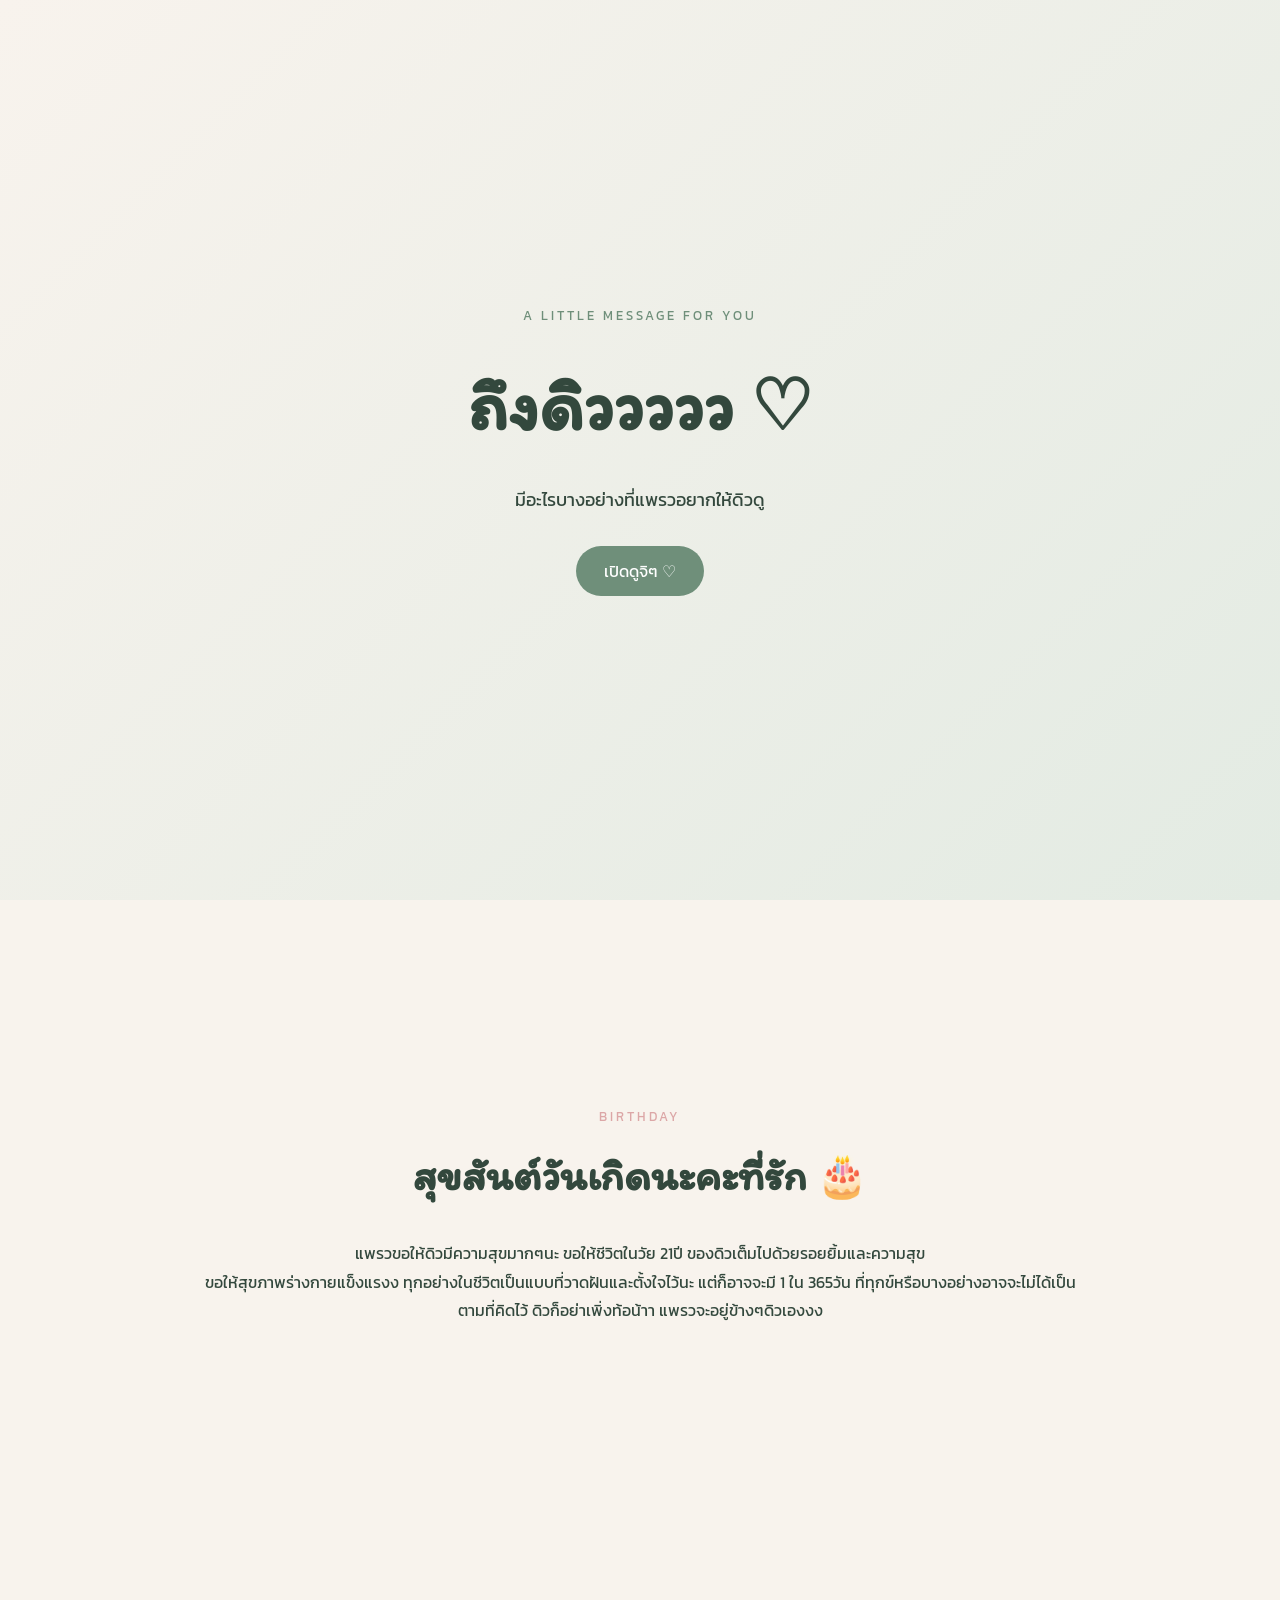
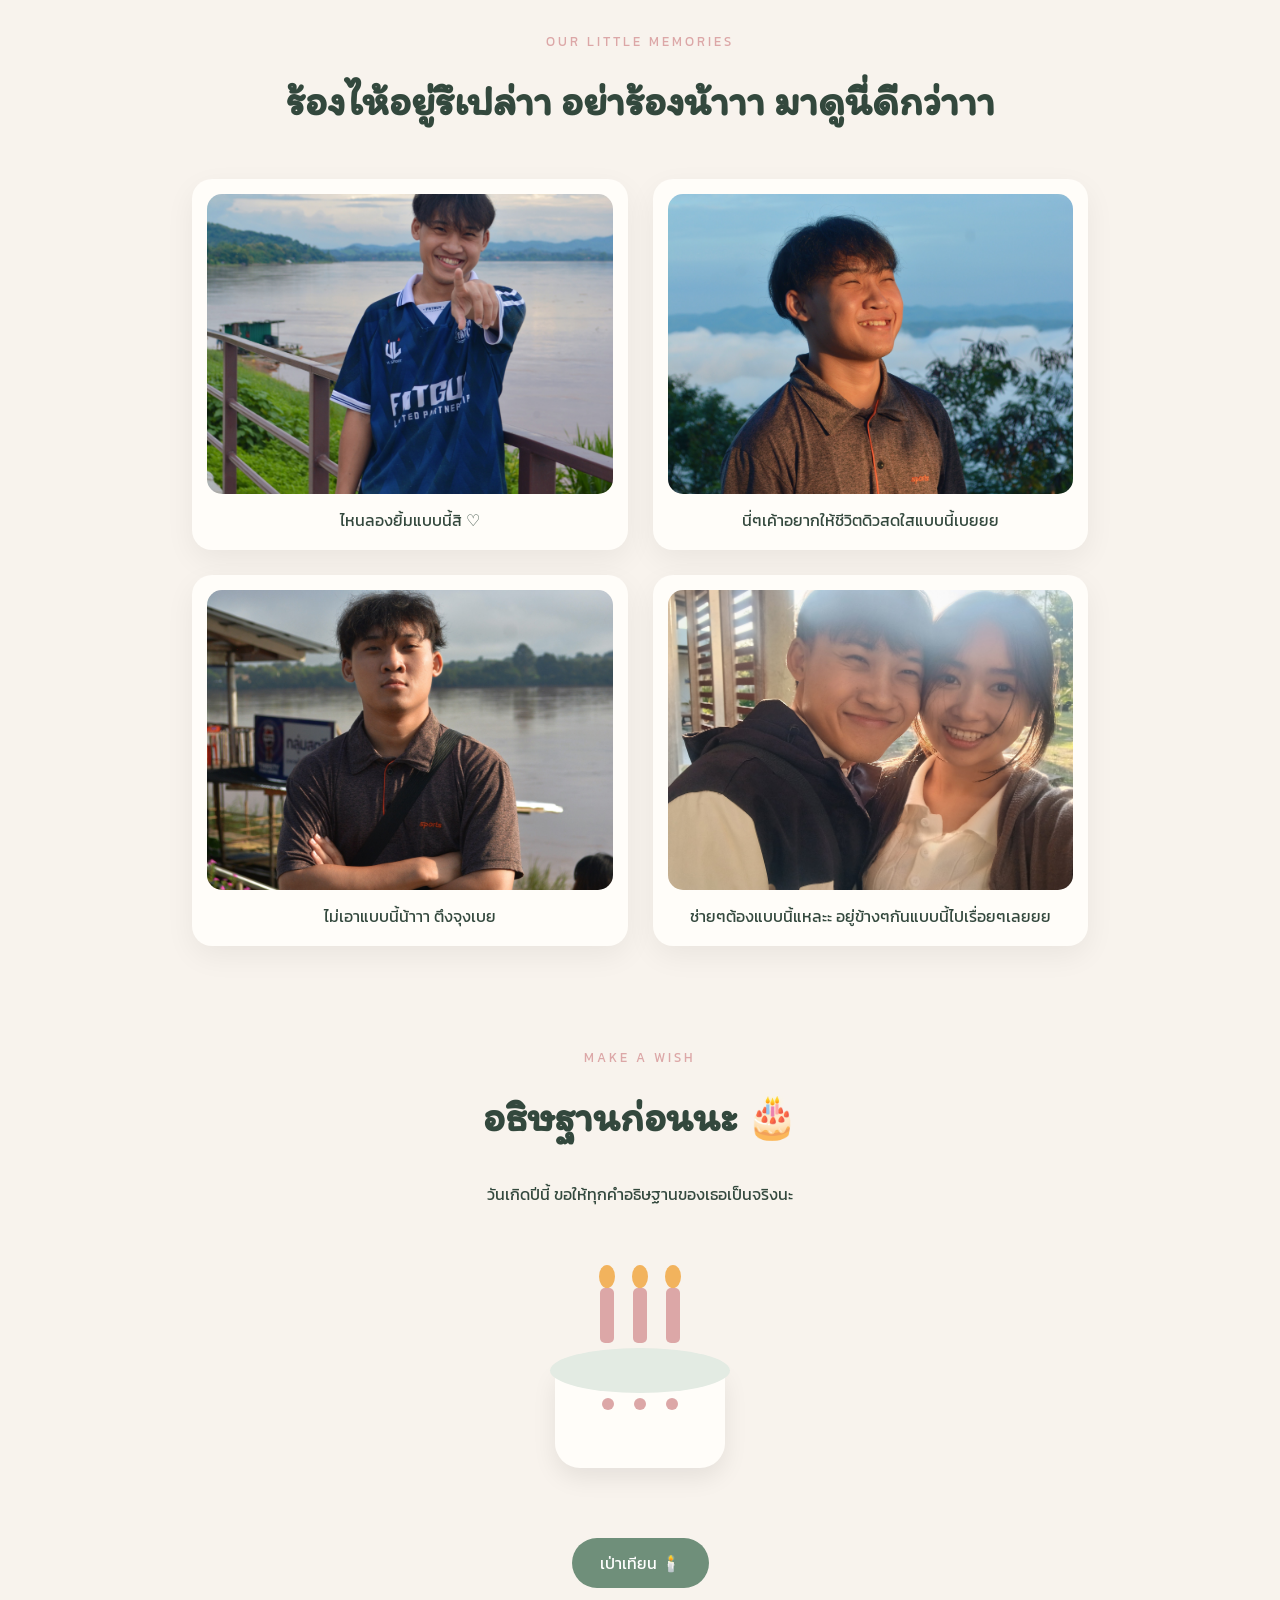
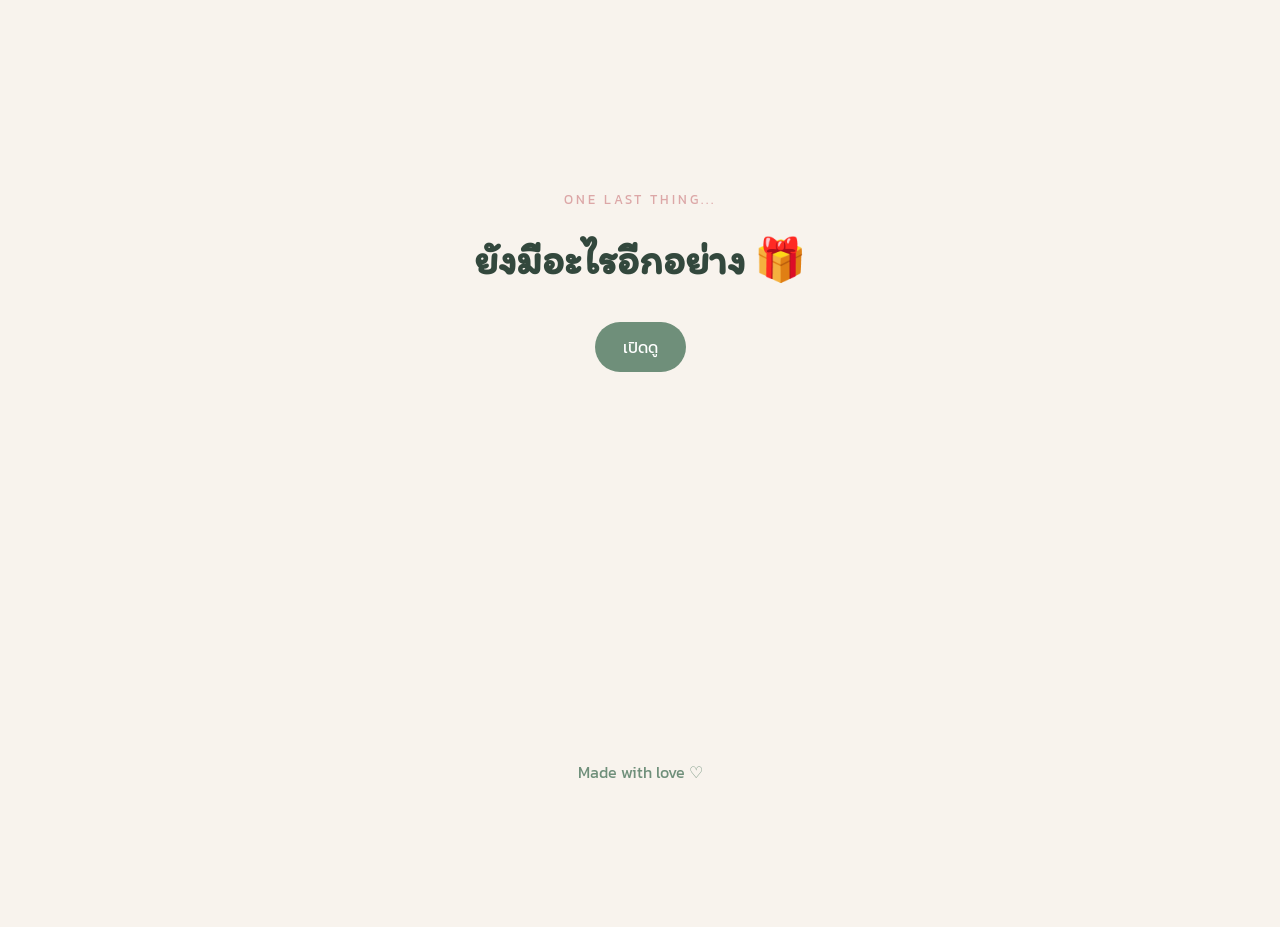
<file: index.html>
<!DOCTYPE html>
<html lang="th">

<head>
    <meta charset="UTF-8">
    <meta name="viewport" content="width=device-width, initial-scale=1.0">

    <title>ถึงเธอ ♡</title>

    <link rel="stylesheet" href="style.css">
</head>

<body>

    <!-- หน้าแรก -->
    <section class="hero">

        <p class="small-title">A LITTLE MESSAGE FOR YOU</p>

        <h1>ถึงดิววววว ♡</h1>

        <p class="intro">
            มีอะไรบางอย่างที่แพรวอยากให้ดิวดู
        </p>

        <button onclick="openWebsite()">
            เปิดดูจิๆ ♡
        </button>

    </section>


    <!-- วันเกิด -->
    <section class="section birthday">

        <p class="section-label">BIRTHDAY</p>

        <h2>สุขสันต์วันเกิดนะคะที่รัก 🎂</h2>

        <p>
            แพรวขอให้ดิวมีความสุขมากๆนะ ขอให้ชีวิตในวัย 21ปี ของดิวเต็มไปด้วยรอยยิ้มและความสุข
            <br>
            ขอให้สุขภาพร่างกายแข็งแรงง
            ทุกอย่างในชีวิตเป็นแบบที่วาดฝันและตั้งใจไว้นะ 
            แต่ก็อาจจะมี 1 ใน 365วัน ที่ทุกข์หรือบางอย่างอาจจะไม่ได้เป็นตามที่คิดไว้
            ดิวก็อย่าเพิ่งท้อน้าา แพรวจะอยู่ข้างๆดิวเองงง
        </p>

    </section>


    <!-- รูปความทรงจำ -->
    <section class="section">

        <p class="section-label">OUR LITTLE MEMORIES</p>

        <h2>ร้องไห้อยู่รึเปล่าา อย่าร้องน้าาา มาดูนี่ดีกว่าาา</h2>

        <div class="memory-grid">

            <div class="memory-card">
               <img src="images/photo11.jpg" onclick="openImage(this)">
                <p>ไหนลองยิ้มแบบนี้สิ ♡</p>
            </div>

            <div class="memory-card">
                <img src="images/photo22.jpg" onclick="openImage(this)">
                <p>นี่ๆเค้าอยากให้ชีวิตดิวสดใสแบบนี้เบยยย </p>
            </div>

            <div class="memory-card">
                <img src="images/photo33.jpg" onclick="openImage(this)">
                <p>ไม่เอาแบบนี้น้าาา ตึงจุงเบย</p>
            </div>

            <div class="memory-card">
                <img src="images/photo4.jpg" onclick="openImage(this)">
                <p>ช่ายๆต้องแบบนิ้แหละะ อยู่ข้างๆกันแบบนี้ไปเรื่อยๆเลยยย</p>
            </div>

        </div>



    <!-- Birthday Cake -->

<section class="cake-section">

    <p class="section-label">MAKE A WISH</p>

    <h2>อธิษฐานก่อนนะ 🎂</h2>

    <p class="cake-text">
        วันเกิดปีนี้ ขอให้ทุกคำอธิษฐานของเธอเป็นจริงนะ
    </p>


    <div class="cake">

        <!-- เทียน 3 เล่ม -->

        <div class="candle candle-one">
            <div class="flame"></div>
        </div>

        <div class="candle candle-two">
            <div class="flame"></div>
        </div>

        <div class="candle candle-three">
            <div class="flame"></div>
        </div>


        <!-- เค้ก -->

        <div class="cake-top"></div>

        <div class="cake-body">

            <div class="cake-decoration"></div>
            <div class="cake-decoration"></div>
            <div class="cake-decoration"></div>

        </div>

    </div>


    <button id="blowButton" onclick="blowCandles()">
        เป่าเทียน 🕯️
    </button>




</section>


    <!-- เซอร์ไพรส์ -->
    <section class="section surprise">

        <p class="section-label">ONE LAST THING...</p>

        <h2>ยังมีอะไรอีกอย่าง 🎁</h2>

        <button onclick="showSurprise()">
            เปิดดู
        </button>

        <div id="surprise-message" class="hidden-surprise">

            <h3>เซอร์ไพรส์! 💚</h3>

            <p>
                ของขวัญของเธอไม่ได้อยู่ในเว็บนะ
            </p>

            <p>
                ลองมองข้าง ๆ ตัวดูสิ 👀
            </p>

        </div>

    </section>


    <!-- ท้ายเว็บ -->
    <footer>

        <p>
            Made with love ♡
        </p>

    </footer>


    <script src="script.js"></script>
    <!-- กล่องรูปใหญ่ -->

<div id="imageModal" class="image-modal" onclick="closeImage()">

    <span class="close-image">×</span>

    <img id="bigImage">

</div>

</body>

</html>
</file>
<file: style.css>
@import url('https://fonts.googleapis.com/css2?family=Itim&family=Kanit:wght@300;400;500;600&display=swap');


:root {
    --green: #6f8f7a;
    --dark-green: #33483d;
    --pink: #dca7a7;
    --cream: #f8f3ed;
    --light-green: #e3ebe3;
    --white: #fffdf9;
}


* {
    box-sizing: border-box;
    margin: 0;
    padding: 0;
}


body {
    font-family: 'Kanit', sans-serif;
    background: var(--cream);
    color: var(--dark-green);
    line-height: 1.8;
}


h1,
h2,
h3 {
    font-family: 'Itim', cursive;
}


.hero {
    min-height: 100vh;
    display: flex;
    flex-direction: column;
    justify-content: center;
    align-items: center;
    text-align: center;
    padding: 30px;

    background:
        linear-gradient(
            135deg,
            #f8f3ed,
            #e3ebe3
        );
}


.small-title {
    font-size: 13px;
    letter-spacing: 3px;
    margin-bottom: 15px;
    color: var(--green);
}


.hero h1 {
    font-size: 70px;
    margin-bottom: 15px;
}


.intro {
    font-size: 18px;
    margin-bottom: 30px;
}


button {
    border: none;
    background: var(--green);
    color: white;

    padding: 13px 28px;

    border-radius: 30px;

    font-family: 'Kanit', sans-serif;
    font-size: 16px;

    cursor: pointer;

    transition: 0.3s;
}


button:hover {
    transform: translateY(-3px);
    opacity: 0.9;
}


.section {
    padding: 100px 8%;
    max-width: 1100px;
    margin: auto;
    text-align: center;
}


.section-label {
    color: var(--pink);
    font-size: 13px;
    letter-spacing: 3px;
    margin-bottom: 10px;
}


.section h2 {
    font-size: 42px;
    margin-bottom: 25px;
}


.birthday {
    min-height: 70vh;
    display: flex;
    flex-direction: column;
    justify-content: center;
}


.memory-grid {
    margin-top: 40px;

    display: grid;
    grid-template-columns: repeat(2, 1fr);

    gap: 25px;
}


.memory-card {
    background: var(--white);

    padding: 15px;

    border-radius: 20px;

    box-shadow: 0 10px 30px rgba(0,0,0,0.06);
}


.memory-card img {
    width: 100%;
    height: 300px;

    object-fit: cover;

    border-radius: 15px;

    display: block;
    margin-bottom: 12px;
}


.reasons {
    background: var(--light-green);
    max-width: none;
}


.reason-box {
    max-width: 1000px;
    margin: 40px auto 0;

    display: grid;
    grid-template-columns: repeat(3, 1fr);

    gap: 25px;
}


.reason-box > div {
    background: var(--white);

    padding: 30px;

    border-radius: 20px;
}


.reason-box span {
    color: var(--pink);
    font-size: 14px;
}


.reason-box h3 {
    font-size: 28px;
    margin: 10px 0;
}


.letter-section {
    min-height: 70vh;
}


.hidden-letter {
    max-width: 600px;

    margin: 30px auto 0;

    padding: 30px;

    background: var(--white);

    border-radius: 20px;

    text-align: left;

    display: none;
}


.hidden-letter.show {
    display: block;

    animation: fadeIn 0.8s ease;
}


.surprise {
    min-height: 70vh;
}


.hidden-surprise {
    display: none;

    margin: 30px auto 0;

    max-width: 600px;

    padding: 40px;

    background: var(--light-green);

    border-radius: 25px;
}


.hidden-surprise.show {
    display: block;

    animation: fadeIn 0.8s ease;
}


.hidden-surprise h3 {
    font-size: 35px;
    margin-bottom: 15px;
}


footer {
    text-align: center;
    padding: 40px;

    color: var(--green);
}


@keyframes fadeIn {

    from {
        opacity: 0;
        transform: translateY(15px);
    }

    to {
        opacity: 1;
        transform: translateY(0);
    }

}


/* สำหรับมือถือ */

@media (max-width: 700px) {

    .hero h1 {
        font-size: 55px;
    }


    .section {
        padding: 80px 20px;
    }


    .section h2 {
        font-size: 35px;
    }


    .memory-grid {
        grid-template-columns: 1fr;
    }


    .memory-card img {
        height: 260px;
    }


    .reason-box {
        grid-template-columns: 1fr;
    }

}
/* หัวใจลอย */

.floating-heart {
    position: fixed;

    bottom: -30px;

    font-size: 22px;

    color: #dca7a7;

    pointer-events: none;

    z-index: 9999;

    animation: floatHeart 5s linear forwards;
}


@keyframes floatHeart {

    0% {
        transform: translateY(0) rotate(0deg);
        opacity: 0;
    }

    20% {
        opacity: 0.8;
    }

    100% {
        transform: translateY(-110vh) rotate(25deg);
        opacity: 0;
    }

}
/* รูปขยาย */

.image-modal {

    display: none;

    position: fixed;

    z-index: 10000;

    left: 0;
    top: 0;

    width: 100%;
    height: 100%;

    background: rgba(30, 40, 35, 0.85);

    justify-content: center;
    align-items: center;

    padding: 25px;

}


.image-modal.show {

    display: flex;

}


.image-modal img {

    max-width: 95%;
    max-height: 85vh;

    object-fit: contain;

    border-radius: 15px;

}


.close-image {

    position: absolute;

    top: 20px;
    right: 25px;

    color: white;

    font-size: 40px;

    cursor: pointer;

}
/* =========================
   BIRTHDAY CAKE
========================= */

.cake-section {

    text-align: center;

    padding: 100px 20px;

    background: var(--cream);

}


.cake-text {

    margin-bottom: 50px;

}


/* ตัวเค้ก */

.cake {

    position: relative;

    width: 230px;

    height: 230px;

    margin: 0 auto 40px;

}


/* เทียน */

.candle {

    position: absolute;

    bottom: 145px;

    width: 14px;

    height: 55px;

    background: var(--pink);

    border-radius: 5px;

    z-index: 5;

}


/* ตำแหน่งเทียน */

.candle-one {

    left: 75px;

}


.candle-two {

    left: 108px;

}


.candle-three {

    left: 141px;

}


/* เปลวไฟ */

.flame {

    position: absolute;

    width: 16px;

    height: 23px;

    background: #f2b35d;

    border-radius: 50% 50% 50% 50%;

    top: -23px;

    left: -1px;

    animation: flicker 0.8s infinite alternate;

}


/* ทำให้ไฟกระพริบ */

@keyframes flicker {

    from {

        transform: scale(1);

        opacity: 1;

    }

    to {

        transform: scale(0.85);

        opacity: 0.7;

    }

}


/* ส่วนบนของเค้ก */

.cake-top {

    position: absolute;

    bottom: 95px;

    left: 25px;

    width: 180px;

    height: 45px;

    background: var(--light-green);

    border-radius: 50%;

    z-index: 3;

}


/* ตัวเค้ก */

.cake-body {

    position: absolute;

    bottom: 20px;

    left: 30px;

    width: 170px;

    height: 100px;

    background: var(--white);

    border-radius: 10px 10px 25px 25px;

    box-shadow: 0 10px 25px rgba(0,0,0,0.08);

}


/* ของตกแต่งบนเค้ก */

.cake-decoration {

    position: relative;

    display: inline-block;

    width: 12px;

    height: 12px;

    background: var(--pink);

    border-radius: 50%;

    margin: 30px 8px;

}


/* ปุ่ม */

#blowButton {

    margin-top: 10px;

}


/* ข้อความหลังเป่าเทียน */

.wish-message {

    display: none;

    max-width: 500px;

    margin: 35px auto 0;

    padding: 30px;

    background: var(--white);

    border-radius: 20px;

    box-shadow: 0 10px 30px rgba(0,0,0,0.06);

}


.wish-message.show {

    display: block;

    animation: wishAppear 0.8s ease;

}


.wish-message h3 {

    font-size: 32px;

    margin-bottom: 10px;

}


@keyframes wishAppear {

    from {

        opacity: 0;

        transform: translateY(20px) scale(0.95);

    }

    to {

        opacity: 1;

        transform: translateY(0) scale(1);

    }

}
</file>
